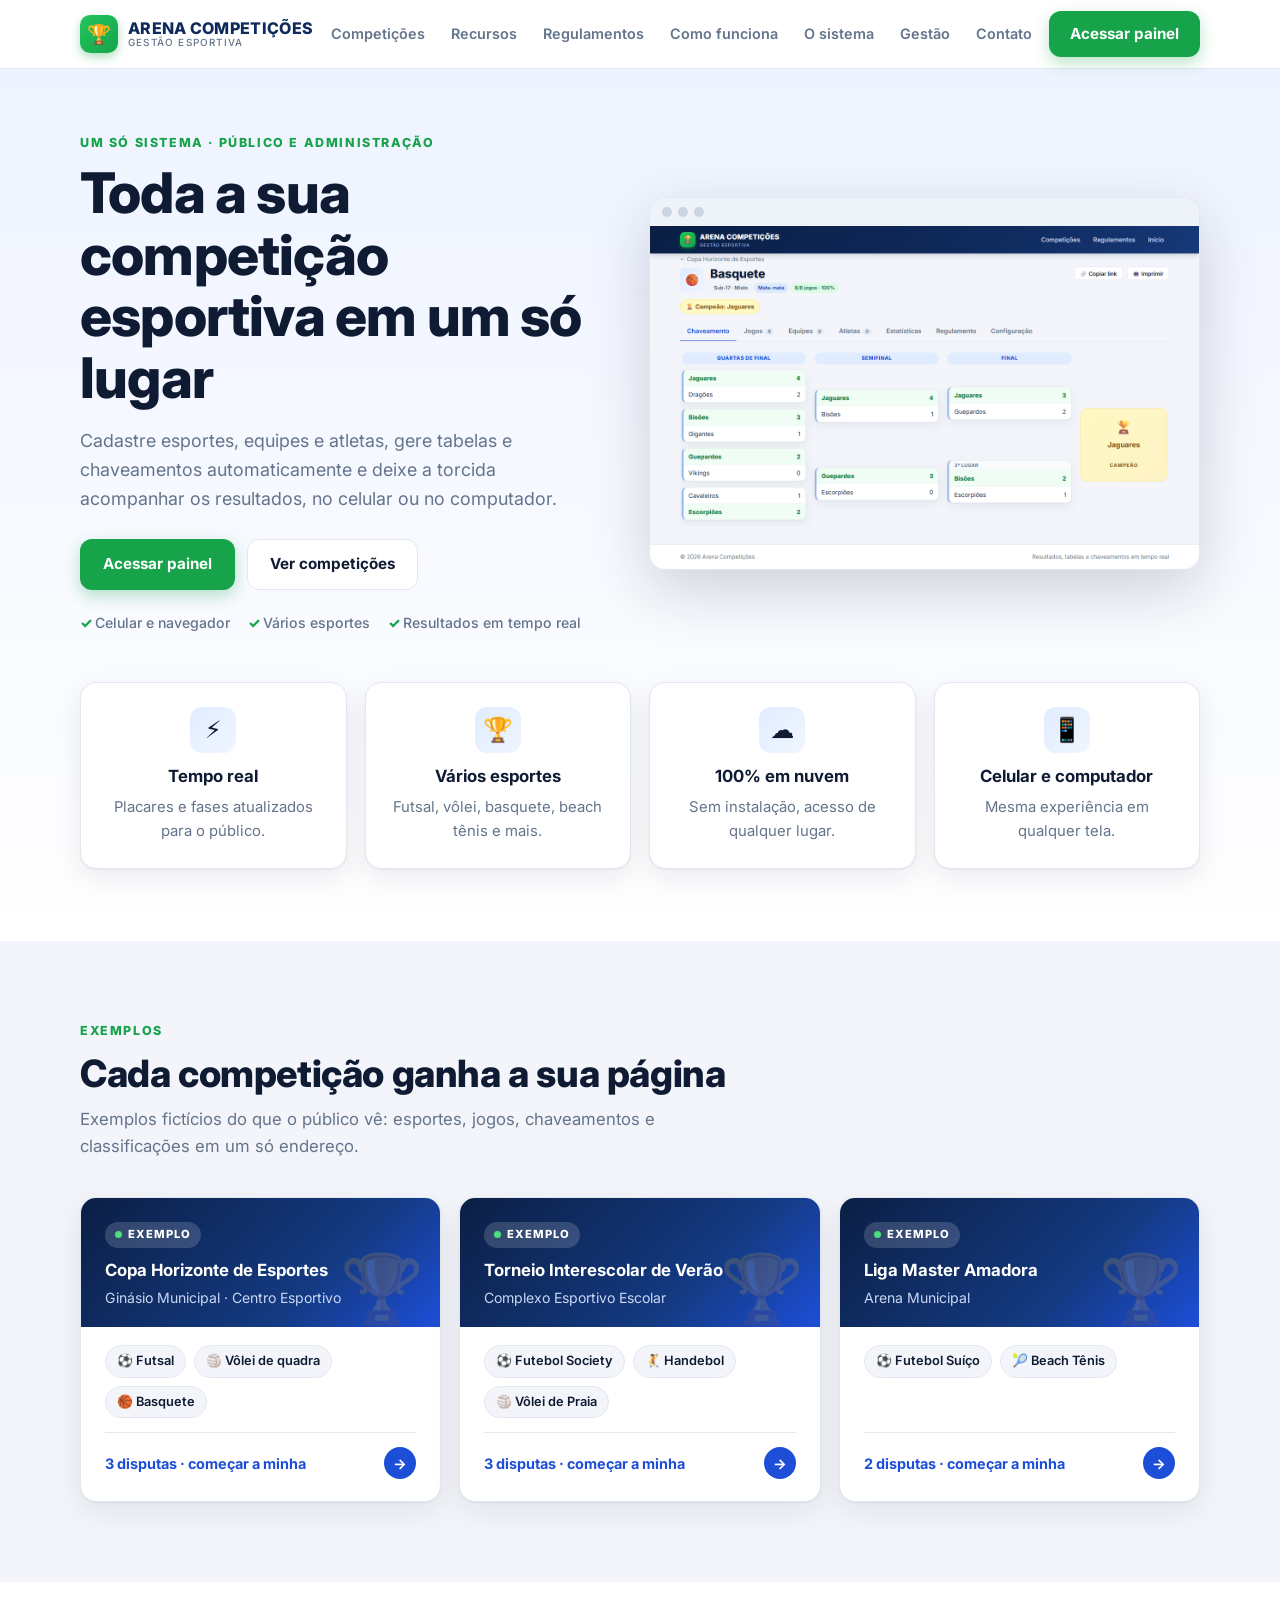
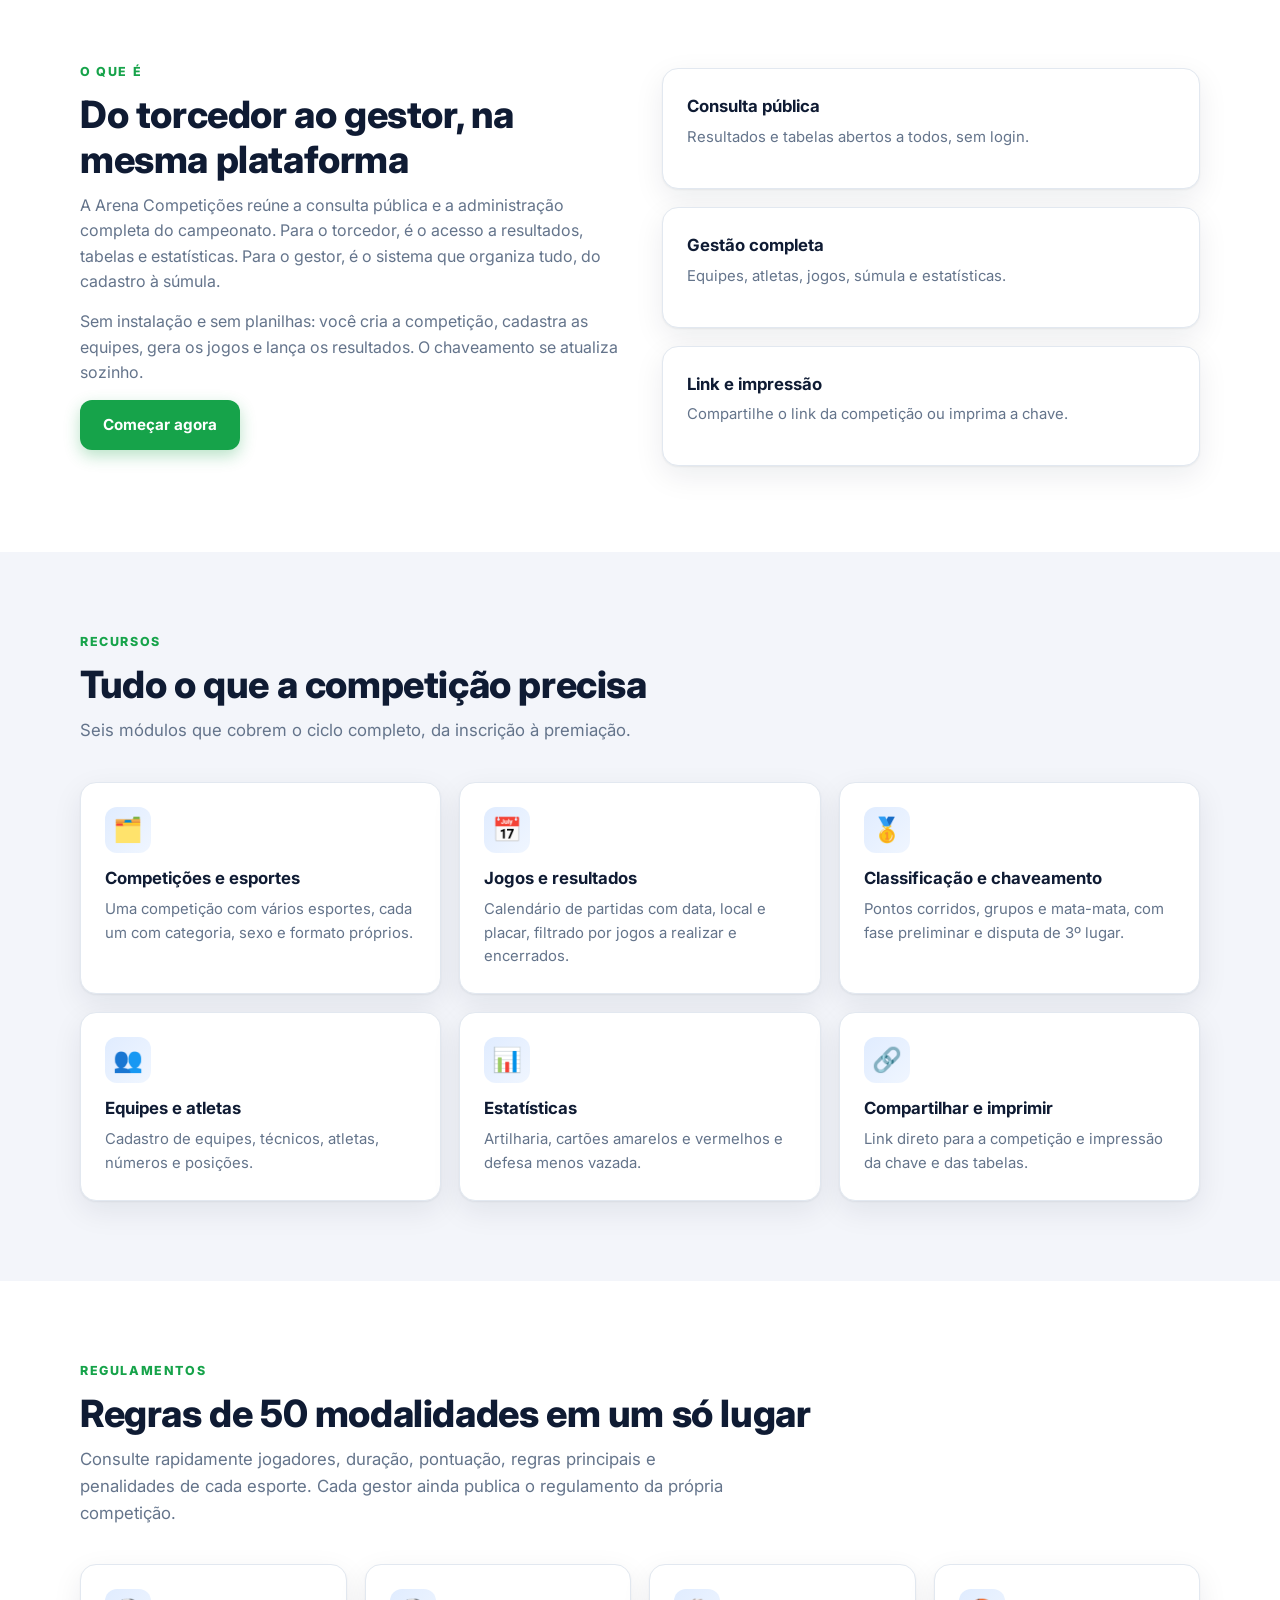
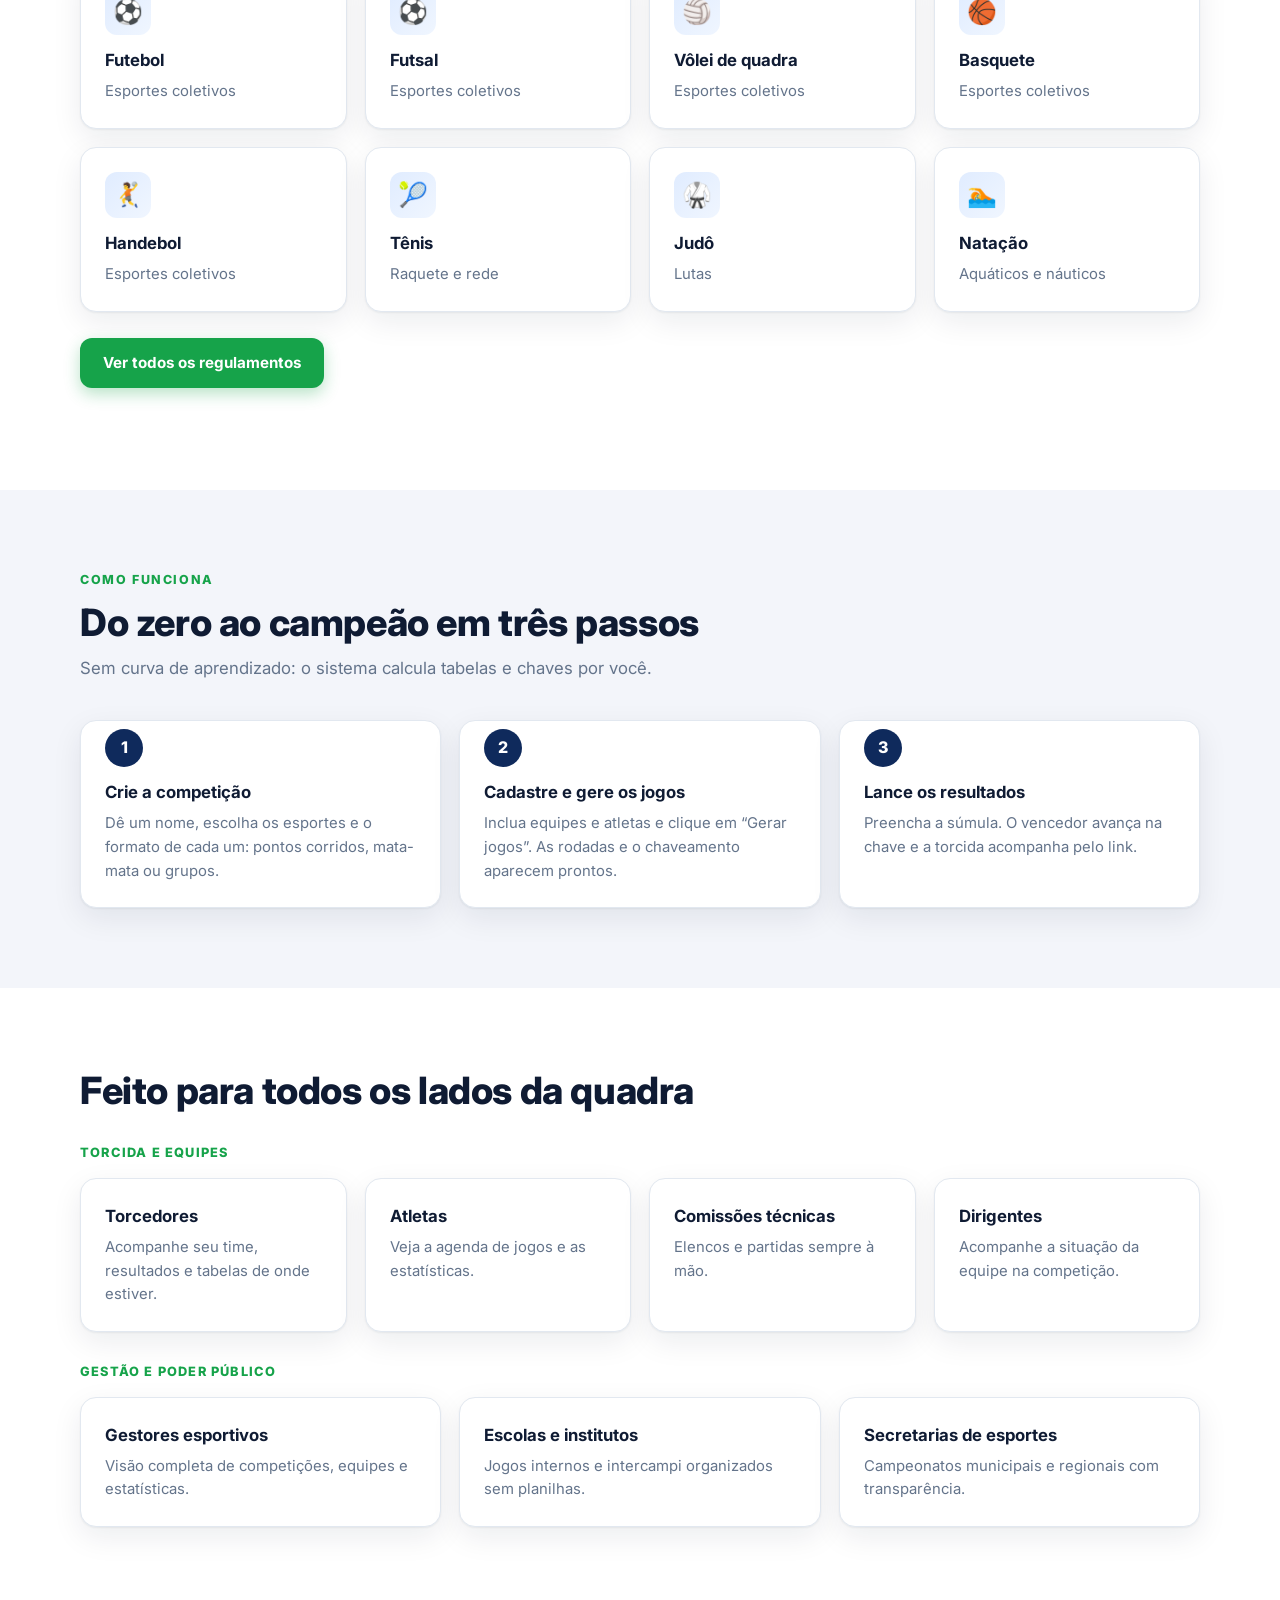
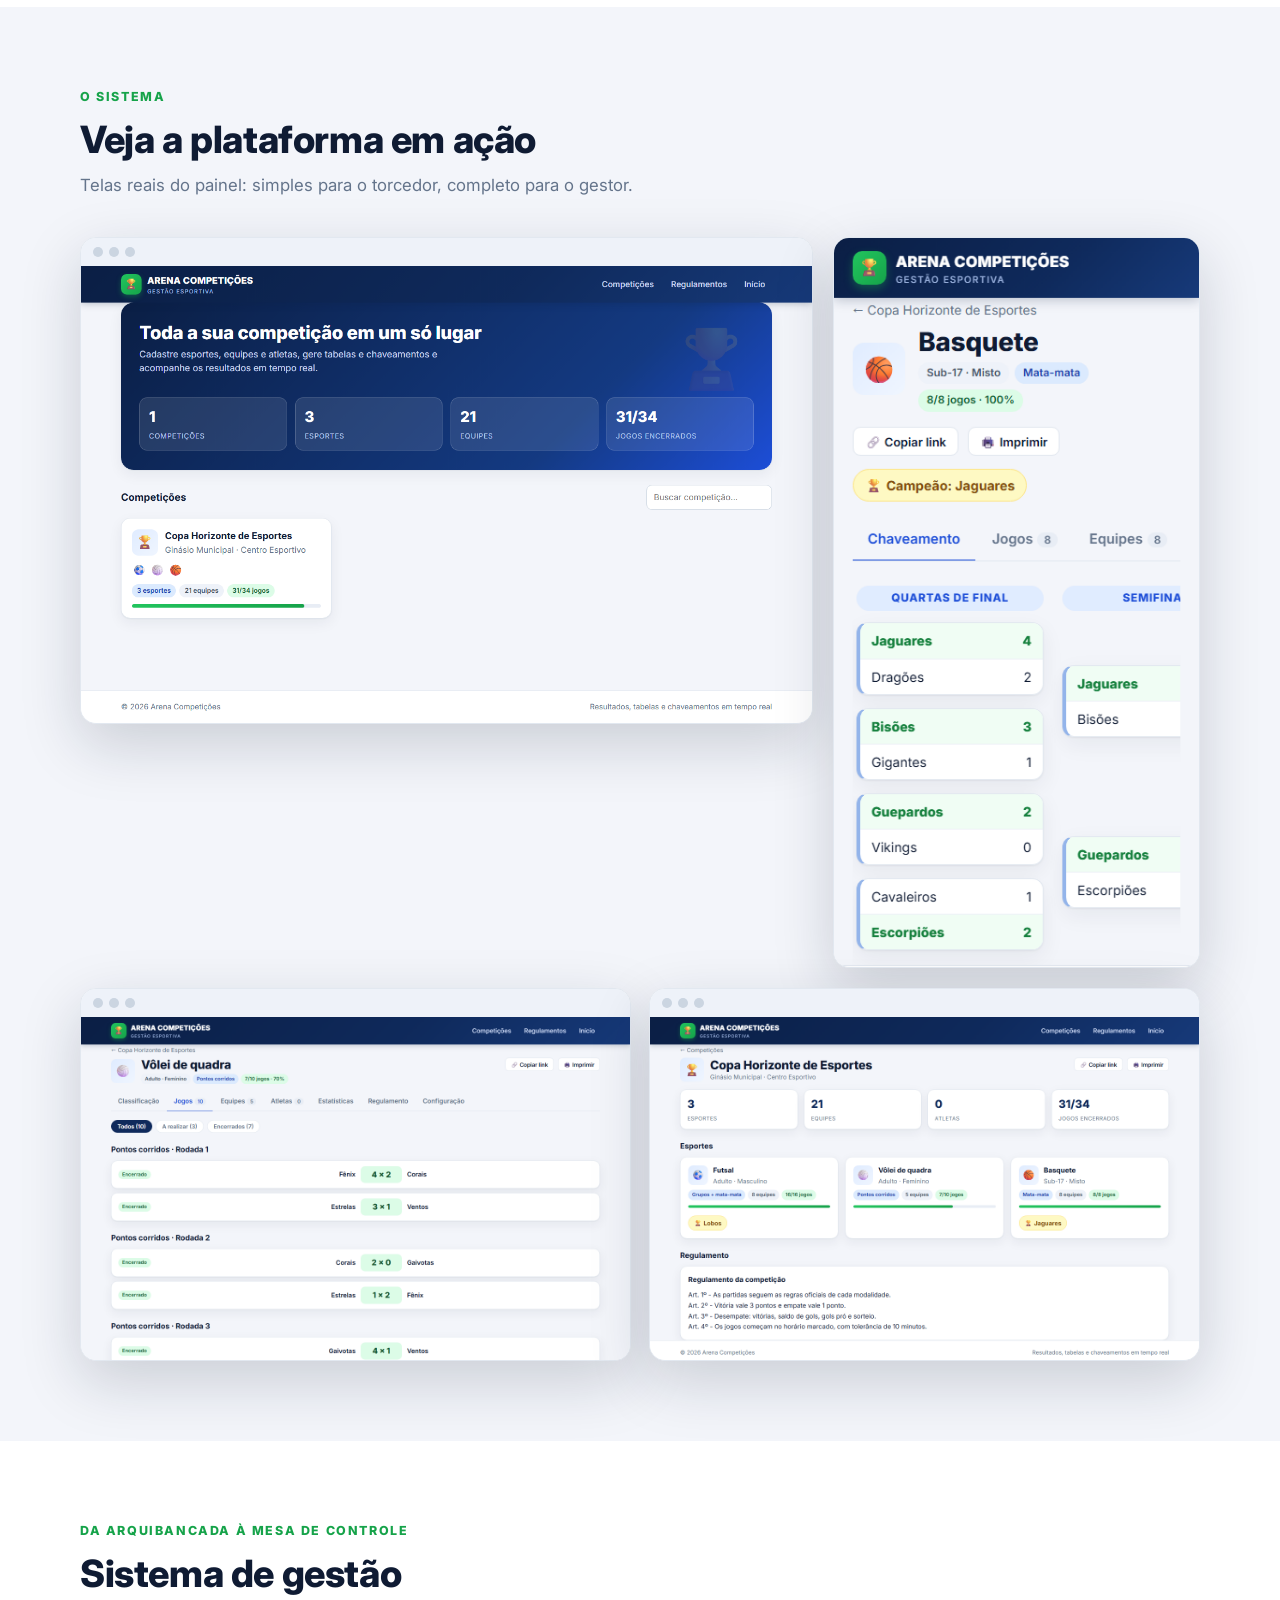
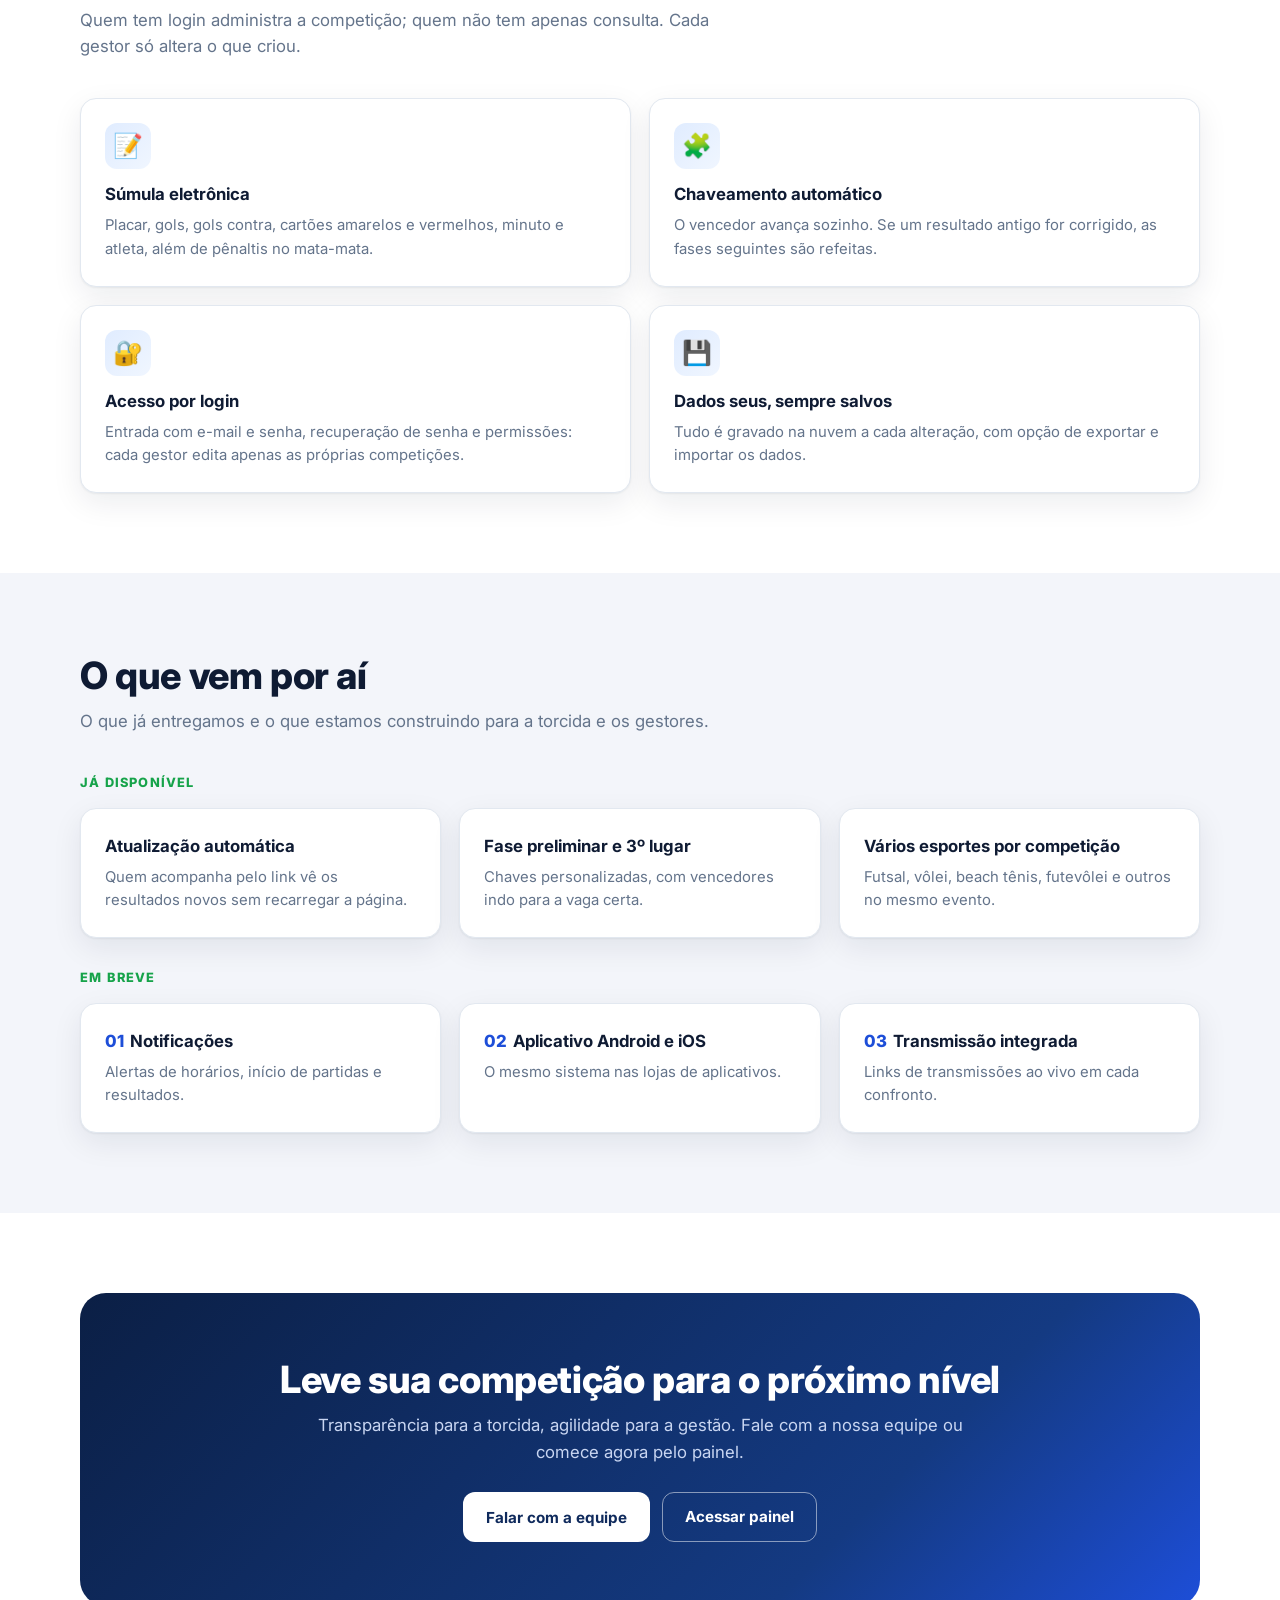
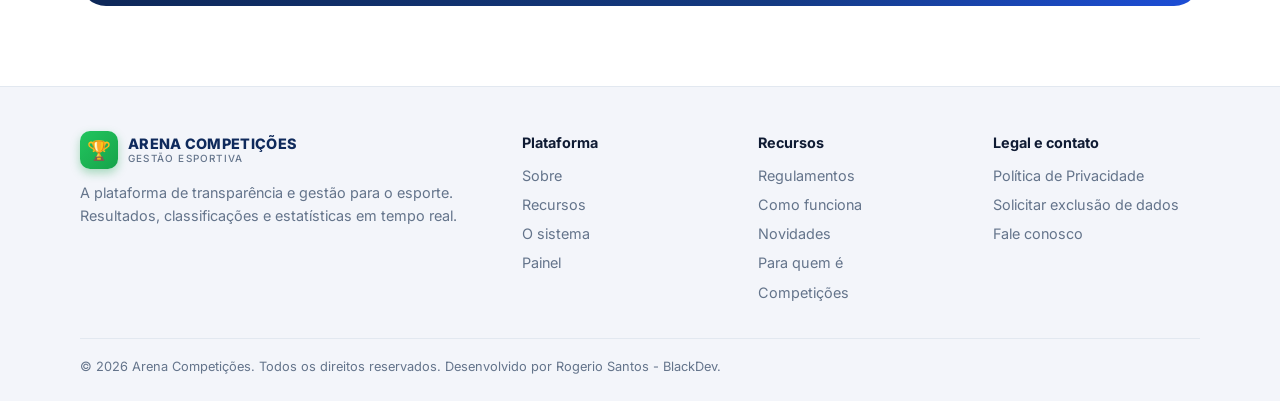
<file: index.html>
<!doctype html>
<html lang="pt-BR">
<head>
<meta charset="utf-8">
<meta name="viewport" content="width=device-width, initial-scale=1">
<title>Arena Competições – Gestão Esportiva</title>
<meta name="description" content="Cadastre esportes, equipes e atletas, gere tabelas e chaveamentos e acompanhe os resultados em tempo real. Para o torcedor e para o gestor.">
<meta name="theme-color" content="#0f2a5c">
<link rel="preconnect" href="https://fonts.googleapis.com">
<link rel="preconnect" href="https://fonts.gstatic.com" crossorigin>
<link rel="stylesheet" href="https://fonts.googleapis.com/css2?family=Inter:wght@400;500;600;700;800&display=swap">
<style>
:root{--bg:#fff;--soft:#f3f5fa;--ink:#0f1b33;--mut:#64748b;--line:#e2e8f0;--brand:#0f2a5c;--blue:#1d4ed8;--pri:#16a34a;--pri2:#15803d;--shadow:0 1px 2px rgba(15,27,51,.06),0 10px 30px rgba(15,27,51,.08)}
*{box-sizing:border-box;margin:0;padding:0}
html{scroll-behavior:smooth;scroll-padding-top:76px}
body{font-family:Inter,system-ui,-apple-system,"Segoe UI",Roboto,sans-serif;background:var(--bg);color:var(--ink);line-height:1.6;-webkit-font-smoothing:antialiased}
a{color:inherit;text-decoration:none}
.wrap{max-width:1160px;margin:0 auto;padding:0 20px}
header{position:sticky;top:0;z-index:10;background:rgba(255,255,255,.92);backdrop-filter:blur(10px);border-bottom:1px solid var(--line)}
header{transition:box-shadow .2s,background .2s}header.rolou{box-shadow:0 6px 24px rgba(15,27,51,.09)}
.nav{display:flex;align-items:center;justify-content:space-between;height:68px;gap:20px}
.nav>nav{flex:1;display:flex;justify-content:center;min-width:0}
.nav>.btn{padding:10px 20px;white-space:nowrap;flex:none}
.logo{display:flex;align-items:center;gap:10px;font-weight:800;letter-spacing:.3px;color:var(--brand);white-space:nowrap;line-height:1.15;flex:none}
.logo i{font-style:normal;width:38px;height:38px;border-radius:10px;background:linear-gradient(135deg,#22c55e,#16a34a);display:grid;place-items:center;font-size:1.2rem;box-shadow:0 4px 10px rgba(22,163,74,.35)}
.logo small{display:block;font-size:.62rem;font-weight:500;color:var(--mut);letter-spacing:1.2px;text-transform:uppercase}
nav ul{display:flex;gap:2px;list-style:none;font-size:.9rem;font-weight:600;color:var(--mut)}
nav a{position:relative;display:block;padding:9px 12px;border-radius:10px;white-space:nowrap;transition:color .15s,background .15s}
nav a:hover{background:var(--soft);color:var(--ink)}
nav a::after{content:"";position:absolute;left:12px;right:12px;bottom:3px;height:2px;border-radius:2px;background:var(--pri);transform:scaleX(0);transition:transform .2s}
nav a.on{color:var(--brand)}nav a.on::after{transform:scaleX(1)}
nav li.so-mob{display:none}
.btn{display:inline-flex;align-items:center;gap:6px;padding:12px 22px;border-radius:12px;font-weight:700;border:1px solid transparent;cursor:pointer;font-size:.95rem;font-family:inherit;transition:.15s}
.btn-p{background:var(--pri);color:#fff;box-shadow:0 6px 16px rgba(22,163,74,.3)}.btn-p:hover{background:var(--pri2);transform:translateY(-1px)}
.btn-o{border-color:var(--line);background:#fff;color:var(--ink)}.btn-o:hover{border-color:var(--blue);color:var(--blue)}
.btn-w{background:#fff;color:var(--brand)}.btn-w:hover{transform:translateY(-1px)}
.menu-btn{display:none;background:var(--soft);border:1px solid var(--line);border-radius:10px;width:42px;height:42px;font-size:1.3rem;color:var(--ink);cursor:pointer}
/* cartão de competição */
.card.comp{padding:0;overflow:hidden;display:flex;flex-direction:column}
.comp .topo{position:relative;padding:22px 24px 18px;color:#fff;background:linear-gradient(135deg,#0b1f45,#143a82 65%,#1d4ed8)}
.comp .topo::after{content:"🏆";position:absolute;right:16px;bottom:-14px;font-size:4.2rem;opacity:.16}
.comp .live-tag{display:inline-flex;align-items:center;gap:6px;font-size:.7rem;font-weight:800;letter-spacing:1px;text-transform:uppercase;background:rgba(255,255,255,.16);border-radius:99px;padding:4px 10px;margin-bottom:12px}
.comp .live-tag i{width:7px;height:7px;border-radius:50%;background:#4ade80;box-shadow:0 0 0 0 rgba(74,222,128,.7);animation:pulso 1.8s infinite}
@keyframes pulso{70%{box-shadow:0 0 0 8px rgba(74,222,128,0)}100%{box-shadow:0 0 0 0 rgba(74,222,128,0)}}
.comp h3{font-size:1.2rem;line-height:1.25;margin:0 0 4px;color:#fff}
.comp .topo p{color:#c9d6f2;font-size:.88rem}
.comp .corpo{padding:18px 24px 22px;display:flex;flex-direction:column;gap:14px;flex:1}
.comp .esps{display:flex;flex-wrap:wrap;gap:8px}
.comp .esp{display:inline-flex;align-items:center;gap:6px;font-size:.8rem;font-weight:600;color:var(--ink);background:var(--soft);border:1px solid var(--line);border-radius:99px;padding:5px 11px}
.comp .ver{margin-top:auto;display:flex;align-items:center;justify-content:space-between;font-weight:700;font-size:.9rem;color:var(--blue);border-top:1px solid var(--line);padding-top:14px}
.comp .ver b{display:grid;place-items:center;width:32px;height:32px;border-radius:50%;background:var(--blue);color:#fff;transition:transform .18s}
a.comp:hover .ver b{transform:translateX(4px)}
@media(prefers-reduced-motion:reduce){.comp .live-tag i{animation:none}html{scroll-behavior:auto}}
section{padding:80px 0}
.alt{background:var(--soft)}
.eyebrow{color:var(--pri);font-size:.78rem;font-weight:800;letter-spacing:1.6px;text-transform:uppercase;margin-bottom:10px}
h1{font-size:clamp(2.1rem,5vw,3.5rem);line-height:1.1;letter-spacing:-.8px;font-weight:800;margin-bottom:18px}
h2{font-size:clamp(1.65rem,3.4vw,2.35rem);line-height:1.2;letter-spacing:-.4px;font-weight:800;margin-bottom:10px}
.sub{color:var(--mut);max-width:660px;margin-bottom:38px;font-size:1.05rem}
.hero{background:linear-gradient(180deg,#eef3ff,#fff);padding:64px 0 72px}
.hero-g{display:grid;grid-template-columns:1fr 1.05fr;gap:44px;align-items:center}
.app-box{display:flex;align-items:center;gap:14px;margin-top:22px;padding:14px 16px;border:1px solid var(--line);border-radius:14px;background:#fff;box-shadow:0 6px 18px rgba(15,27,51,.07);max-width:540px}
.app-box+.tags{margin-top:20px}
.app-box .app-ico{font-size:1.8rem}.app-box b{display:block;margin-bottom:2px}.app-box p{margin:0;color:var(--mut);font-size:.88rem;line-height:1.4}
@media(max-width:560px){.app-box{flex-direction:column;align-items:flex-start}.app-box .btn{width:100%;justify-content:center}}
.hero p.lead{color:var(--mut);font-size:1.12rem;margin-bottom:26px;max-width:540px}
.actions{display:flex;gap:12px;flex-wrap:wrap;margin-bottom:22px}
.tags{display:flex;gap:18px;flex-wrap:wrap;color:var(--mut);font-size:.88rem;font-weight:500}
.tags span::before{content:"✓ ";color:var(--pri);font-weight:800}
.frame{border-radius:16px;overflow:hidden;background:#fff;border:1px solid var(--line);box-shadow:0 20px 60px rgba(15,27,51,.18)}
.frame .dots{background:#eef2f9;padding:9px 12px;display:flex;gap:6px}
.frame .dots b{width:10px;height:10px;border-radius:50%;background:#cbd5e1}
.frame img{display:block;width:100%;height:auto}
.grid{display:grid;gap:18px}
.g4{grid-template-columns:repeat(4,1fr)}.g3{grid-template-columns:repeat(3,1fr)}.g2{grid-template-columns:repeat(2,1fr)}
.card{background:#fff;border:1px solid var(--line);border-radius:16px;padding:24px;box-shadow:var(--shadow)}
.card h3{font-size:1.05rem;margin-bottom:6px}.card p{color:var(--mut);font-size:.93rem}
.ico{width:46px;height:46px;border-radius:12px;background:linear-gradient(135deg,#e0ecff,#f0f6ff);display:grid;place-items:center;font-size:1.5rem;margin-bottom:12px}
.kpis{margin-top:48px}
.kpis .card{text-align:center}.kpis .ico{margin:0 auto 10px}
a.live{display:block;transition:.18s}a.live:hover{transform:translateY(-4px);box-shadow:0 18px 40px rgba(15,27,51,.14);border-color:#b9c8e6}
.chips{display:flex;gap:6px;flex-wrap:wrap;margin-top:12px}
.tag{font-size:.74rem;padding:3px 10px;border-radius:99px;background:#eef2f9;color:#475569;font-weight:600}
.steps{counter-reset:s}
.step{position:relative;padding-top:8px}
.step::before{counter-increment:s;content:counter(s);display:grid;place-items:center;width:38px;height:38px;border-radius:50%;background:var(--brand);color:#fff;font-weight:800;margin-bottom:12px}
.two{display:grid;grid-template-columns:1fr 1fr;gap:44px;align-items:center}
.two p{color:var(--mut);margin-bottom:14px}
.group{margin:30px 0 14px;font-size:.8rem;color:var(--pri);font-weight:800;letter-spacing:1.2px;text-transform:uppercase}
.gal{display:grid;grid-template-columns:2fr 1fr;gap:20px;align-items:start}
.gal .col{display:grid;gap:20px}
.cta-box{background:linear-gradient(135deg,#0b1f45,#143a82 70%,#1d4ed8);color:#fff;border-radius:26px;text-align:center;padding:64px 24px}
.cta-box .sub{color:#c9d6f2;margin:0 auto 26px}
.num{color:var(--blue);font-weight:800;margin-right:6px}
footer{border-top:1px solid var(--line);padding:44px 0 24px;font-size:.9rem;color:var(--mut);background:var(--soft)}
.fgrid{display:grid;grid-template-columns:2fr 1fr 1fr 1fr;gap:28px;margin-bottom:28px}
footer h4{color:var(--ink);margin-bottom:10px;font-size:.9rem}footer li{list-style:none;margin-bottom:6px}footer a:hover{color:var(--blue)}
.copy{border-top:1px solid var(--line);padding-top:18px;font-size:.8rem}
dialog{margin:auto;background:#fff;color:var(--ink);border:0;border-radius:20px;padding:28px;width:min(540px,94vw);max-height:92vh;overflow:auto;box-shadow:0 30px 80px rgba(11,31,69,.35)}
dialog::backdrop{background:rgba(11,31,69,.55);backdrop-filter:blur(3px)}
form{display:grid;gap:12px;margin-top:14px}
label{font-size:.8rem;color:var(--mut);display:grid;gap:5px;font-weight:600}
input,select,textarea{background:#fff;border:1px solid #cbd5e1;color:var(--ink);border-radius:10px;padding:10px 12px;font:inherit}
input:focus,select:focus,textarea:focus{outline:none;border-color:var(--blue);box-shadow:0 0 0 3px rgba(29,78,216,.15)}
.close{float:right;background:none;border:0;color:var(--mut);font-size:1.6rem;cursor:pointer}
.msg{font-size:.9rem;border-radius:10px;padding:10px 12px}
.msg.ok{background:#f0fdf4;color:#14532d;border:1px solid #bbf7d0}.msg.err{background:#fef2f2;color:#7f1d1d;border:1px solid #fecaca}
@media(max-width:1060px){
 .nav>nav{flex:none;margin-left:auto}
 .menu-btn{display:block}
 nav ul{display:none;position:absolute;top:68px;left:0;right:0;background:#fff;flex-direction:column;gap:2px;padding:12px 20px 18px;border-bottom:1px solid var(--line);box-shadow:0 18px 30px rgba(15,27,51,.12)}
 nav ul.open{display:flex}
 nav a{padding:13px 12px;font-size:1rem}nav a::after{display:none}nav a.on{background:var(--soft)}
 nav li.so-mob{display:block;margin-top:8px}nav li.so-mob a{background:var(--pri);color:#fff;text-align:center;font-weight:700}
 .nav>.btn{display:none}
}
@media(max-width:900px){
 .hero-g,.two,.gal{grid-template-columns:1fr}.g4{grid-template-columns:repeat(2,1fr)}.g3{grid-template-columns:1fr 1fr}.fgrid{grid-template-columns:1fr 1fr}
 section{padding:56px 0}
}
@media(max-width:560px){.g4,.g3,.g2,.fgrid{grid-template-columns:1fr}}
</style>
<link rel="manifest" href="manifest.webmanifest">
<link rel="apple-touch-icon" href="img/icon-192.png">
</head>
<body id="topo">
<header>
 <div class="wrap nav">
  <a class="logo" href="#topo"><i>🏆</i><span>ARENA COMPETIÇÕES<small>Gestão Esportiva</small></span></a>
  <nav>
   <button class="menu-btn" id="menuBtn" aria-label="Abrir menu" aria-expanded="false" aria-controls="menu">☰</button>
   <ul id="menu">
    <li><a href="app.html">Competições</a></li><li><a href="#recursos">Recursos</a></li><li><a href="regulamentos.html">Regulamentos</a></li><li><a href="#como">Como funciona</a></li>
    <li><a href="#galeria">O sistema</a></li><li><a href="#gestao">Gestão</a></li><li><a href="#contato">Contato</a></li>
    <li class="so-mob"><a href="app.html">Acessar painel</a></li>
   </ul>
  </nav>
  <a class="btn btn-p" href="app.html">Acessar painel</a>
 </div>
</header>

<section class="hero">
 <div class="wrap hero-g">
  <div>
   <div class="eyebrow">Um só sistema · público e administração</div>
   <h1>Toda a sua competição esportiva em um só lugar</h1>
   <p class="lead">Cadastre esportes, equipes e atletas, gere tabelas e chaveamentos automaticamente e deixe a torcida acompanhar os resultados, no celular ou no computador.</p>
   <div class="actions"><a class="btn btn-p" href="app.html">Acessar painel</a><a class="btn btn-o" href="app.html">Ver competições</a></div>
   <div class="app-box" data-instalar style="display:none"><span class="app-ico">📲</span><div><b>Use como aplicativo</b><p>Instale a Arena no celular ou no computador: abre em tela cheia, com ícone próprio, e você acompanha os resultados com um toque.</p></div><button class="btn btn-p" data-instalar-acao>Instalar app</button></div>
   <div class="tags"><span>Celular e navegador</span><span>Vários esportes</span><span>Resultados em tempo real</span></div>
  </div>
  <div class="frame"><div class="dots"><b></b><b></b><b></b></div><img src="img/print-chave.png" alt="Chaveamento de uma competição no painel" width="1280" height="800"></div>
 </div>
 <div class="wrap grid g4 kpis">
  <div class="card"><div class="ico">⚡</div><h3>Tempo real</h3><p>Placares e fases atualizados para o público.</p></div>
  <div class="card"><div class="ico">🏆</div><h3>Vários esportes</h3><p>Futsal, vôlei, basquete, beach tênis e mais.</p></div>
  <div class="card"><div class="ico">☁️</div><h3>100% em nuvem</h3><p>Sem instalação, acesso de qualquer lugar.</p></div>
  <div class="card"><div class="ico">📱</div><h3>Celular e computador</h3><p>Mesma experiência em qualquer tela.</p></div>
 </div>
</section>

<section class="alt" id="ao-vivo">
 <div class="wrap">
  <div class="eyebrow">Exemplos</div>
  <h2>Cada competição ganha a sua página</h2>
  <p class="sub">Exemplos fictícios do que o público vê: esportes, jogos, chaveamentos e classificações em um só endereço.</p>
  <div class="grid g3" id="listaVivo"><div class="card"><p>Carregando competições…</p></div></div>
 </div>
</section>

<section id="sobre">
 <div class="wrap two">
  <div>
   <div class="eyebrow">O que é</div>
   <h2>Do torcedor ao gestor, na mesma plataforma</h2>
   <p>A Arena Competições reúne a consulta pública e a administração completa do campeonato. Para o torcedor, é o acesso a resultados, tabelas e estatísticas. Para o gestor, é o sistema que organiza tudo, do cadastro à súmula.</p>
   <p>Sem instalação e sem planilhas: você cria a competição, cadastra as equipes, gera os jogos e lança os resultados. O chaveamento se atualiza sozinho.</p>
   <div class="actions"><a class="btn btn-p" href="app.html">Começar agora</a></div>
  </div>
  <div class="grid">
   <div class="card"><h3>Consulta pública</h3><p>Resultados e tabelas abertos a todos, sem login.</p></div>
   <div class="card"><h3>Gestão completa</h3><p>Equipes, atletas, jogos, súmula e estatísticas.</p></div>
   <div class="card"><h3>Link e impressão</h3><p>Compartilhe o link da competição ou imprima a chave.</p></div>
  </div>
 </div>
</section>

<section class="alt" id="recursos">
 <div class="wrap">
  <div class="eyebrow">Recursos</div>
  <h2>Tudo o que a competição precisa</h2>
  <p class="sub">Seis módulos que cobrem o ciclo completo, da inscrição à premiação.</p>
  <div class="grid g3">
   <div class="card"><div class="ico">🗂️</div><h3>Competições e esportes</h3><p>Uma competição com vários esportes, cada um com categoria, sexo e formato próprios.</p></div>
   <div class="card"><div class="ico">📅</div><h3>Jogos e resultados</h3><p>Calendário de partidas com data, local e placar, filtrado por jogos a realizar e encerrados.</p></div>
   <div class="card"><div class="ico">🥇</div><h3>Classificação e chaveamento</h3><p>Pontos corridos, grupos e mata-mata, com fase preliminar e disputa de 3º lugar.</p></div>
   <div class="card"><div class="ico">👥</div><h3>Equipes e atletas</h3><p>Cadastro de equipes, técnicos, atletas, números e posições.</p></div>
   <div class="card"><div class="ico">📊</div><h3>Estatísticas</h3><p>Artilharia, cartões amarelos e vermelhos e defesa menos vazada.</p></div>
   <div class="card"><div class="ico">🔗</div><h3>Compartilhar e imprimir</h3><p>Link direto para a competição e impressão da chave e das tabelas.</p></div>
  </div>
 </div>
</section>

<section id="regulamentos">
 <div class="wrap">
  <div class="eyebrow">Regulamentos</div>
  <h2>Regras de <span id="qtdRegras">50</span> modalidades em um só lugar</h2>
  <p class="sub">Consulte rapidamente jogadores, duração, pontuação, regras principais e penalidades de cada esporte. Cada gestor ainda publica o regulamento da própria competição.</p>
  <div class="grid g4" id="vitrineRegras"></div>
  <div class="actions" style="margin-top:26px"><a class="btn btn-p" href="regulamentos.html">Ver todos os regulamentos</a></div>
 </div>
</section>

<section class="alt" id="como">
 <div class="wrap">
  <div class="eyebrow">Como funciona</div>
  <h2>Do zero ao campeão em três passos</h2>
  <p class="sub">Sem curva de aprendizado: o sistema calcula tabelas e chaves por você.</p>
  <div class="grid g3 steps">
   <div class="card step"><h3>Crie a competição</h3><p>Dê um nome, escolha os esportes e o formato de cada um: pontos corridos, mata-mata ou grupos.</p></div>
   <div class="card step"><h3>Cadastre e gere os jogos</h3><p>Inclua equipes e atletas e clique em “Gerar jogos”. As rodadas e o chaveamento aparecem prontos.</p></div>
   <div class="card step"><h3>Lance os resultados</h3><p>Preencha a súmula. O vencedor avança na chave e a torcida acompanha pelo link.</p></div>
  </div>
 </div>
</section>

<section id="publico">
 <div class="wrap">
  <h2>Feito para todos os lados da quadra</h2>
  <div class="group">Torcida e equipes</div>
  <div class="grid g4">
   <div class="card"><h3>Torcedores</h3><p>Acompanhe seu time, resultados e tabelas de onde estiver.</p></div>
   <div class="card"><h3>Atletas</h3><p>Veja a agenda de jogos e as estatísticas.</p></div>
   <div class="card"><h3>Comissões técnicas</h3><p>Elencos e partidas sempre à mão.</p></div>
   <div class="card"><h3>Dirigentes</h3><p>Acompanhe a situação da equipe na competição.</p></div>
  </div>
  <div class="group">Gestão e poder público</div>
  <div class="grid g3">
   <div class="card"><h3>Gestores esportivos</h3><p>Visão completa de competições, equipes e estatísticas.</p></div>
   <div class="card"><h3>Escolas e institutos</h3><p>Jogos internos e intercampi organizados sem planilhas.</p></div>
   <div class="card"><h3>Secretarias de esportes</h3><p>Campeonatos municipais e regionais com transparência.</p></div>
  </div>
 </div>
</section>

<section class="alt" id="galeria">
 <div class="wrap">
  <div class="eyebrow">O sistema</div>
  <h2>Veja a plataforma em ação</h2>
  <p class="sub">Telas reais do painel: simples para o torcedor, completo para o gestor.</p>
  <div class="gal">
   <div class="frame"><div class="dots"><b></b><b></b><b></b></div><img src="img/print-home.png" alt="Tela inicial do painel" loading="lazy" width="1280" height="800"></div>
   <div class="col">
    <div class="frame"><img src="img/print-mobile.png" alt="Chaveamento no celular" loading="lazy" width="390" height="780"></div>
   </div>
  </div>
  <div class="grid g2" style="margin-top:20px">
   <div class="frame"><div class="dots"><b></b><b></b><b></b></div><img src="img/print-jogos.png" alt="Lista de jogos com filtros" loading="lazy" width="1280" height="800"></div>
   <div class="frame"><div class="dots"><b></b><b></b><b></b></div><img src="img/print-competicao.png" alt="Esportes de uma competição" loading="lazy" width="1280" height="800"></div>
  </div>
 </div>
</section>

<section id="gestao">
 <div class="wrap">
  <div class="eyebrow">Da arquibancada à mesa de controle</div>
  <h2>Sistema de gestão</h2>
  <p class="sub">Quem tem login administra a competição; quem não tem apenas consulta. Cada gestor só altera o que criou.</p>
  <div class="grid g2">
   <div class="card"><div class="ico">📝</div><h3>Súmula eletrônica</h3><p>Placar, gols, gols contra, cartões amarelos e vermelhos, minuto e atleta, além de pênaltis no mata-mata.</p></div>
   <div class="card"><div class="ico">🧩</div><h3>Chaveamento automático</h3><p>O vencedor avança sozinho. Se um resultado antigo for corrigido, as fases seguintes são refeitas.</p></div>
   <div class="card"><div class="ico">🔐</div><h3>Acesso por login</h3><p>Entrada com e-mail e senha, recuperação de senha e permissões: cada gestor edita apenas as próprias competições.</p></div>
   <div class="card"><div class="ico">💾</div><h3>Dados seus, sempre salvos</h3><p>Tudo é gravado na nuvem a cada alteração, com opção de exportar e importar os dados.</p></div>
  </div>
 </div>
</section>

<section class="alt" id="roadmap">
 <div class="wrap">
  <h2>O que vem por aí</h2>
  <p class="sub">O que já entregamos e o que estamos construindo para a torcida e os gestores.</p>
  <div class="group">Já disponível</div>
  <div class="grid g3">
   <div class="card"><h3>Atualização automática</h3><p>Quem acompanha pelo link vê os resultados novos sem recarregar a página.</p></div>
   <div class="card"><h3>Fase preliminar e 3º lugar</h3><p>Chaves personalizadas, com vencedores indo para a vaga certa.</p></div>
   <div class="card"><h3>Vários esportes por competição</h3><p>Futsal, vôlei, beach tênis, futevôlei e outros no mesmo evento.</p></div>
  </div>
  <div class="group">Em breve</div>
  <div class="grid g3">
   <div class="card"><h3><span class="num">01</span>Notificações</h3><p>Alertas de horários, início de partidas e resultados.</p></div>
   <div class="card"><h3><span class="num">02</span>Aplicativo Android e iOS</h3><p>O mesmo sistema nas lojas de aplicativos.</p></div>
   <div class="card"><h3><span class="num">03</span>Transmissão integrada</h3><p>Links de transmissões ao vivo em cada confronto.</p></div>
  </div>
 </div>
</section>

<section id="contato">
 <div class="wrap">
  <div class="cta-box">
   <h2>Leve sua competição para o próximo nível</h2>
   <p class="sub">Transparência para a torcida, agilidade para a gestão. Fale com a nossa equipe ou comece agora pelo painel.</p>
   <div class="actions" style="justify-content:center;margin:0"><button class="btn btn-w" data-contato>Falar com a equipe</button><a class="btn btn-o" style="background:transparent;color:#fff;border-color:rgba(255,255,255,.5)" href="app.html">Acessar painel</a></div>
  </div>
 </div>
</section>

<footer>
 <div class="wrap">
  <div class="fgrid">
   <div><div class="logo"><i>🏆</i><span>ARENA COMPETIÇÕES<small>Gestão Esportiva</small></span></div><p style="margin-top:12px">A plataforma de transparência e gestão para o esporte. Resultados, classificações e estatísticas em tempo real.</p></div>
   <div><h4>Plataforma</h4><ul><li><a href="#sobre">Sobre</a></li><li><a href="#recursos">Recursos</a></li><li><a href="#galeria">O sistema</a></li><li><a href="app.html">Painel</a></li></ul></div>
   <div><h4>Recursos</h4><ul><li><a href="regulamentos.html">Regulamentos</a></li><li><a href="#como">Como funciona</a></li><li><a href="#roadmap">Novidades</a></li><li><a href="#publico">Para quem é</a></li><li><a href="#ao-vivo">Competições</a></li></ul></div>
   <div><h4>Legal e contato</h4><ul><li><a href="privacidade.html">Política de Privacidade</a></li><li><a href="#contato" data-contato>Solicitar exclusão de dados</a></li><li><a href="#contato" data-contato>Fale conosco</a></li></ul></div>
  </div>
  <div class="copy">© <span id="ano">2026</span> Arena Competições. Todos os direitos reservados. Desenvolvido por Rogerio Santos - BlackDev.</div>
 </div>
</footer>

<dialog id="dlg">
 <button class="close" aria-label="Fechar" onclick="dlg.close()">×</button>
 <h3>Falar com a equipe</h3>
 <p style="color:var(--mut);font-size:.9rem">Conte seu interesse. Retornaremos pelo e-mail ou WhatsApp informado.</p>
 <form id="frm">
  <label>Nome *<input name="nome" required maxlength="120"></label>
  <label>E-mail *<input name="email" type="email" required maxlength="160"></label>
  <label>WhatsApp *<input name="whats" required maxlength="30" inputmode="tel"></label>
  <label>Tipo de gestor *<select name="tipo" required><option value="">Selecione</option><option>Particular</option><option>Público</option></select></label>
  <label>Cidade *<input name="cidade" required maxlength="80"></label>
  <label>Estado (UF) *<select name="uf" required><option value="">UF</option></select></label>
  <label>Modalidades *<input name="mod" required maxlength="160"></label>
  <label>Período de utilização *<input name="per" required maxlength="80"></label>
  <label>Seu interesse *<textarea name="msg" rows="3" required maxlength="1000"></textarea></label>
  <div id="frmMsg" class="msg" hidden></div>
  <button class="btn btn-p" type="submit" id="frmBtn">Enviar contato</button>
 </form>
</dialog>

<script src="regras.js"></script>
<script>
var SUPA ="https://ehkatujpkryswbslnjcx.supabase.co";
var CHAVE = "sb_publishable_6BRG9Jj5IyoRcIMCDxdbLw_FA9hA46R"; // chave publicável (pode ficar no navegador)
function esc(s) { return String(s == null ? "" : s).replace(/[&<>"']/g, function (c) { return { "&": "&amp;", "<": "&lt;", ">": "&gt;", '"': "&quot;", "'": "&#39;" }[c]; }); }
function icone(m) {
  m = (m || "").toLowerCase();
  if (/vôlei|volei|futev/.test(m)) return "🏐"; if (/tênis|tenis/.test(m)) return "🎾"; if (/basq/.test(m)) return "🏀";
  if (/handeb/.test(m)) return "🤾"; if (/fut|soci|suíç|suic/.test(m)) return "⚽"; return "🏅";
}
document.getElementById("ano").textContent = new Date().getFullYear();

/* menu: abre/fecha no celular, sombra ao rolar e destaque da seção atual */
(function () {
  var cab = document.querySelector("header"), menu = document.getElementById("menu"), bt = document.getElementById("menuBtn");
  function abrir(v) { menu.classList.toggle("open", v); bt.setAttribute("aria-expanded", v); bt.textContent = v ? "✕" : "☰"; }
  bt.addEventListener("click", function () { abrir(!menu.classList.contains("open")); });
  menu.addEventListener("click", function (e) { if (e.target.closest("a")) abrir(false); });
  document.addEventListener("keydown", function (e) { if (e.key === "Escape") abrir(false); });
  var links = [].slice.call(menu.querySelectorAll('a[href^="#"]')), alvos = links.map(function (a) { return document.querySelector(a.getAttribute("href")); });
  function atualizar() {
    cab.classList.toggle("rolou", window.scrollY > 8);
    var y = window.scrollY + 120, atual = -1;
    alvos.forEach(function (s, i) { if (s && s.offsetTop <= y) atual = i; });
    links.forEach(function (a, i) { a.classList.toggle("on", i === atual); });
  }
  window.addEventListener("scroll", atualizar, { passive: true }); window.addEventListener("load", atualizar); atualizar();
})();

/* vitrine de regulamentos (catálogo local) */
document.getElementById("qtdRegras").textContent = REGRAS.length;
document.getElementById("vitrineRegras").innerHTML = ["futebol", "futsal", "volei", "basquete", "handebol", "tenis", "judo", "natacao"].map(function (id) {
  var r = REGRAS.filter(function (x) { return x.id === id; })[0];
  return r ? '<a class="card live" href="regulamentos.html#' + r.id + '"><div class="ico">' + r.ico + "</div><h3>" + esc(r.nome) + "</h3><p>" + esc(r.cat) + "</p></a>" : "";
}).join("");

/* exemplo fictício de competição (a propaganda não usa dados reais) */
(function () {
  var ex = [
    { nome: "Copa Horizonte de Esportes", local: "Ginásio Municipal · Centro Esportivo", esp: ["Futsal", "Vôlei de quadra", "Basquete"], n: 3 },
    { nome: "Torneio Interescolar de Verão", local: "Complexo Esportivo Escolar", esp: ["Futebol Society", "Handebol", "Vôlei de Praia"], n: 3 },
    { nome: "Liga Master Amadora", local: "Arena Municipal", esp: ["Futebol Suíço", "Beach Tênis"], n: 2 }
  ];
  document.getElementById("listaVivo").innerHTML = ex.map(function (c) {
    var chips = c.esp.map(function (m) { return '<span class="esp">' + icone(m) + " " + esc(m) + "</span>"; }).join("");
    return '<a class="card live comp" href="app.html"><div class="topo"><span class="live-tag"><i></i>Exemplo</span><h3>' + esc(c.nome) + "</h3><p>" + esc(c.local) +
      '</p></div><div class="corpo"><div class="esps">' + chips + '</div><div class="ver"><span>' + c.n + " disputas · começar a minha</span><b>→</b></div></div></a>";
  }).join("");
})();

/* contato: grava na tabela "contatos" do Supabase */
var dlg = document.getElementById("dlg"), frm = document.getElementById("frm"), msg = document.getElementById("frmMsg"), btn = document.getElementById("frmBtn");
"AC AL AP AM BA CE DF ES GO MA MT MS MG PA PB PR PE PI RJ RN RS RO RR SC SP SE TO".split(" ").forEach(function (u) { frm.uf.add(new Option(u, u)); });
document.querySelectorAll("[data-contato]").forEach(function (el) {
  el.addEventListener("click", function (e) { e.preventDefault(); msg.hidden = true; dlg.showModal(); });
});
frm.addEventListener("submit", function (e) {
  e.preventDefault();
  var f = frm, corpo = { nome: f.nome.value.trim(), email: f.email.value.trim(), whatsapp: f.whats.value.trim(), tipo: f.tipo.value, cidade: f.cidade.value.trim(),
    uf: f.uf.value, modalidades: f.mod.value.trim(), periodo: f.per.value.trim(), mensagem: f.msg.value.trim() };
  btn.disabled = true; btn.textContent = "Enviando…"; msg.hidden = true;
  fetch(SUPA + "/rest/v1/contatos", { method: "POST", headers: { apikey: CHAVE, "Content-Type": "application/json", Prefer: "return=minimal" }, body: JSON.stringify(corpo) })
    .then(function (r) { if (!r.ok) throw new Error(r.status); frm.reset(); msg.className = "msg ok"; msg.textContent = "Contato enviado! Retornaremos em breve."; msg.hidden = false; })
    .catch(function () { msg.className = "msg err"; msg.textContent = "Não foi possível enviar agora. Tente novamente em instantes."; msg.hidden = false; })
    .then(function () { btn.disabled = false; btn.textContent = "Enviar contato"; });
});
</script>
<script src="pwa.js"></script>
<script>if ('serviceWorker' in navigator && location.protocol === 'https:') navigator.serviceWorker.register('sw.js').catch(function () {});</script>
</body>
</html>
</file>
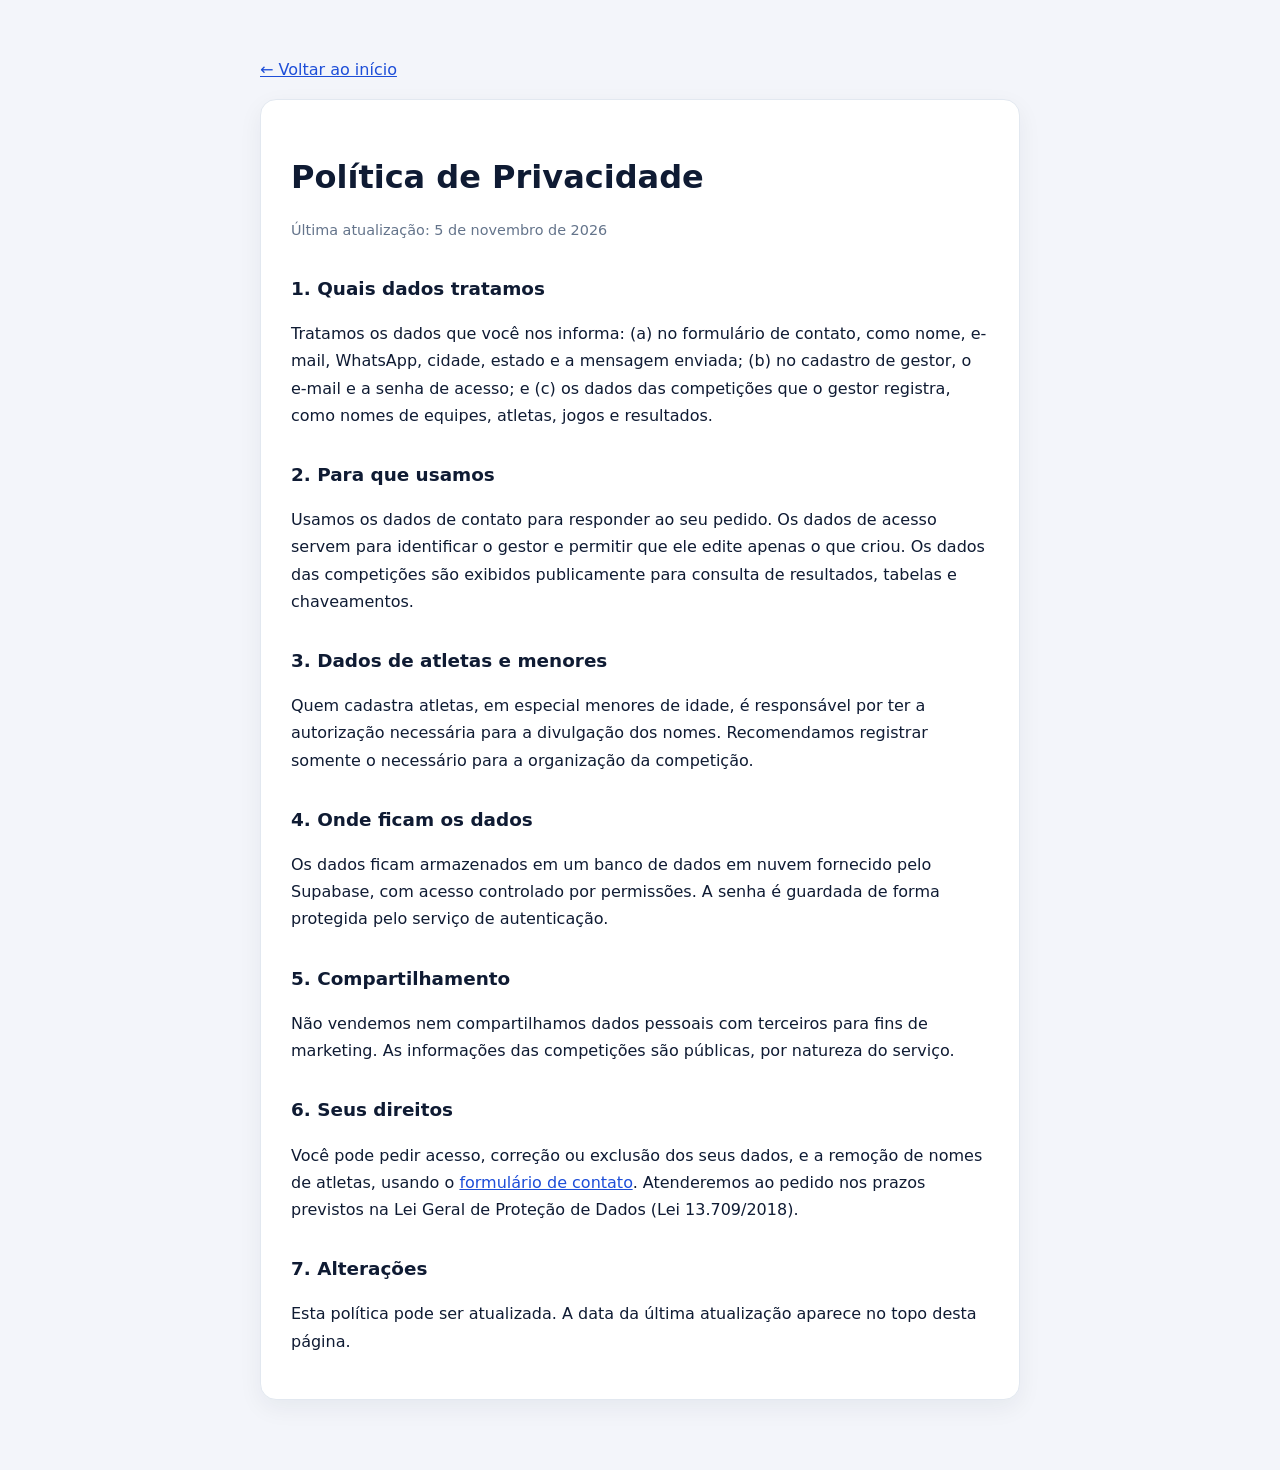
<file: privacidade.html>
<!doctype html>
<html lang="pt-BR">
<head>
<meta charset="utf-8">
<meta name="viewport" content="width=device-width, initial-scale=1">
<title>Política de Privacidade – Arena Competições</title>
<style>
body{font-family:system-ui,-apple-system,"Segoe UI",Roboto,sans-serif;color:#0f1b33;line-height:1.7;margin:0;background:#f3f5fa}
main{max-width:760px;margin:0 auto;padding:40px 20px 70px}
a{color:#1d4ed8}
h1{font-size:2rem;margin-bottom:4px}h2{font-size:1.15rem;margin-top:30px}
.card{background:#fff;border:1px solid #e2e8f0;border-radius:16px;padding:28px 30px;box-shadow:0 8px 24px rgba(15,27,51,.06)}
.mut{color:#64748b;font-size:.9rem}
</style>
</head>
<body>
<main>
 <p><a href="index.html">← Voltar ao início</a></p>
 <div class="card">
  <h1>Política de Privacidade</h1>
  <p class="mut">Última atualização: 5 de novembro de 2026</p>

  <h2>1. Quais dados tratamos</h2>
  <p>Tratamos os dados que você nos informa: (a) no formulário de contato, como nome, e-mail, WhatsApp, cidade, estado e a mensagem enviada; (b) no cadastro de gestor, o e-mail e a senha de acesso; e (c) os dados das competições que o gestor registra, como nomes de equipes, atletas, jogos e resultados.</p>

  <h2>2. Para que usamos</h2>
  <p>Usamos os dados de contato para responder ao seu pedido. Os dados de acesso servem para identificar o gestor e permitir que ele edite apenas o que criou. Os dados das competições são exibidos publicamente para consulta de resultados, tabelas e chaveamentos.</p>

  <h2>3. Dados de atletas e menores</h2>
  <p>Quem cadastra atletas, em especial menores de idade, é responsável por ter a autorização necessária para a divulgação dos nomes. Recomendamos registrar somente o necessário para a organização da competição.</p>

  <h2>4. Onde ficam os dados</h2>
  <p>Os dados ficam armazenados em um banco de dados em nuvem fornecido pelo Supabase, com acesso controlado por permissões. A senha é guardada de forma protegida pelo serviço de autenticação.</p>

  <h2>5. Compartilhamento</h2>
  <p>Não vendemos nem compartilhamos dados pessoais com terceiros para fins de marketing. As informações das competições são públicas, por natureza do serviço.</p>

  <h2>6. Seus direitos</h2>
  <p>Você pode pedir acesso, correção ou exclusão dos seus dados, e a remoção de nomes de atletas, usando o <a href="index.html#contato">formulário de contato</a>. Atenderemos ao pedido nos prazos previstos na Lei Geral de Proteção de Dados (Lei 13.709/2018).</p>

  <h2>7. Alterações</h2>
  <p>Esta política pode ser atualizada. A data da última atualização aparece no topo desta página.</p>
 </div>
</main>
</body>
</html>
</file>
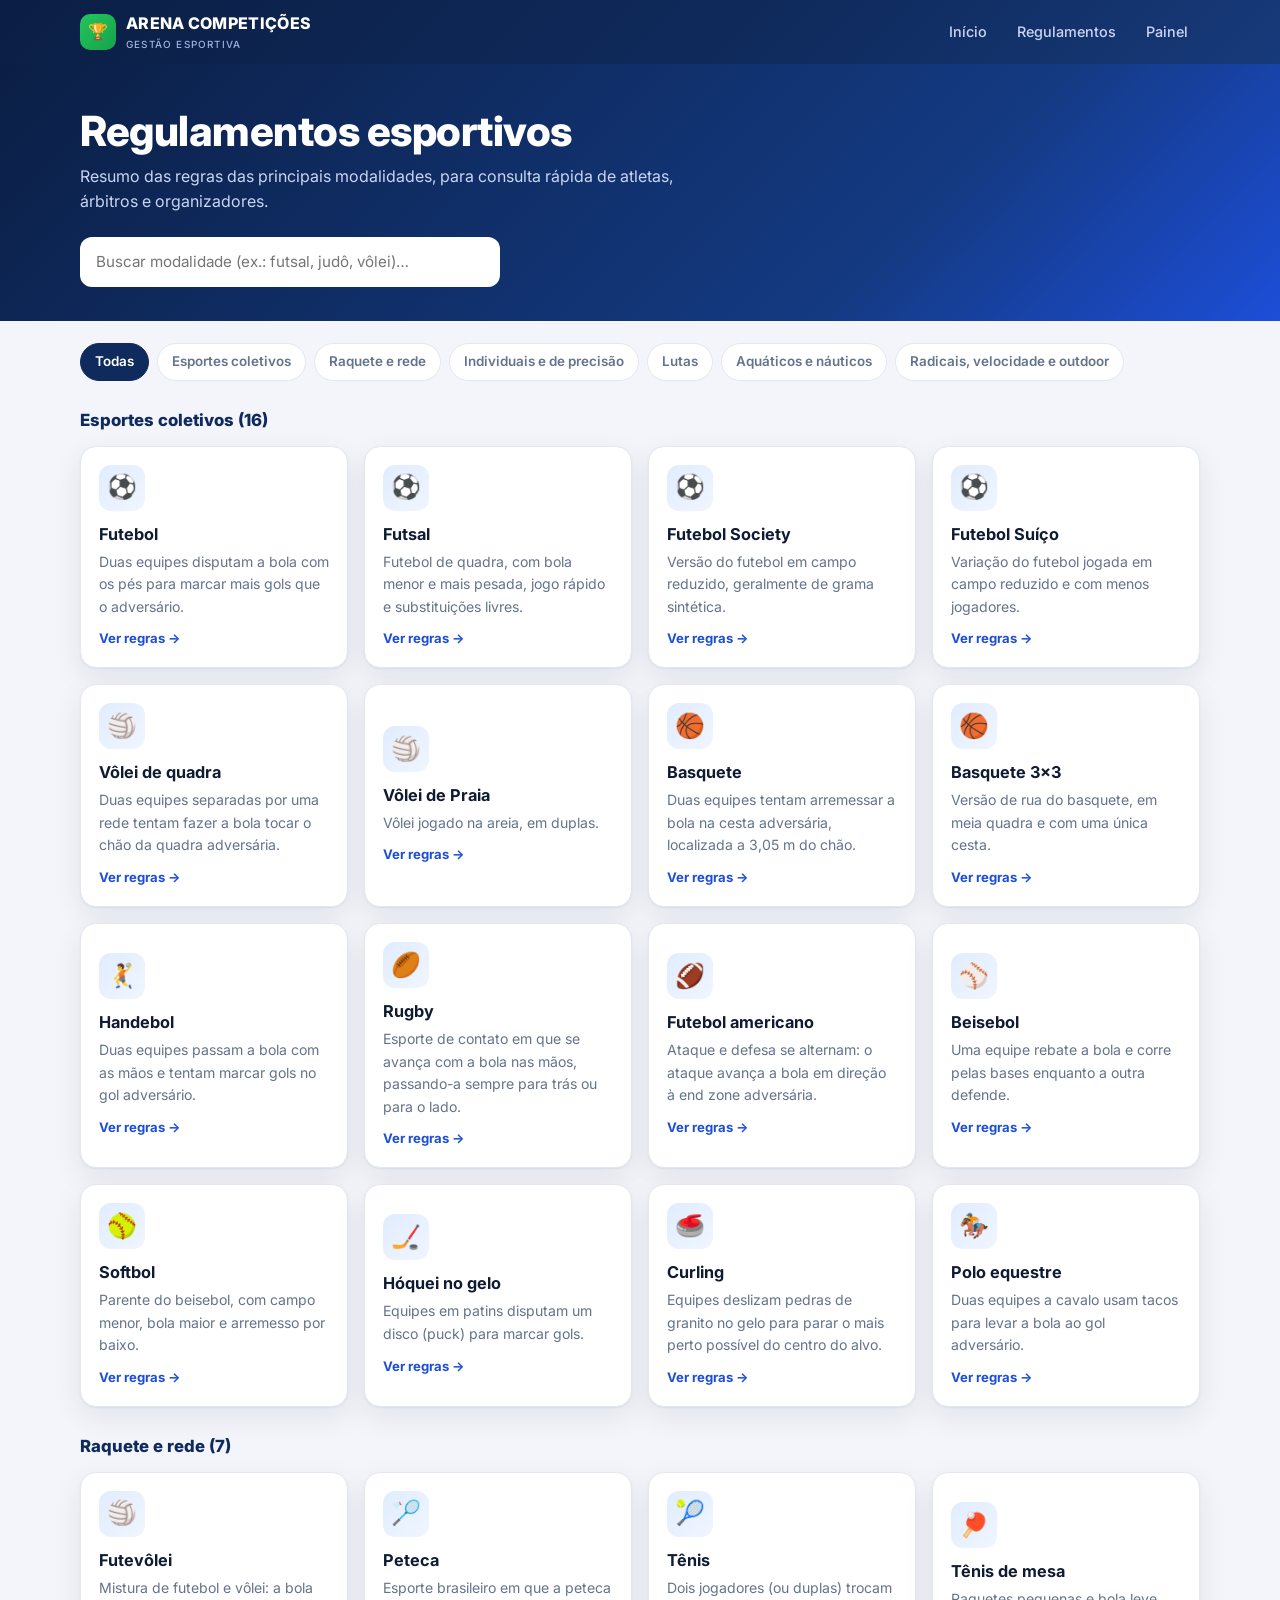
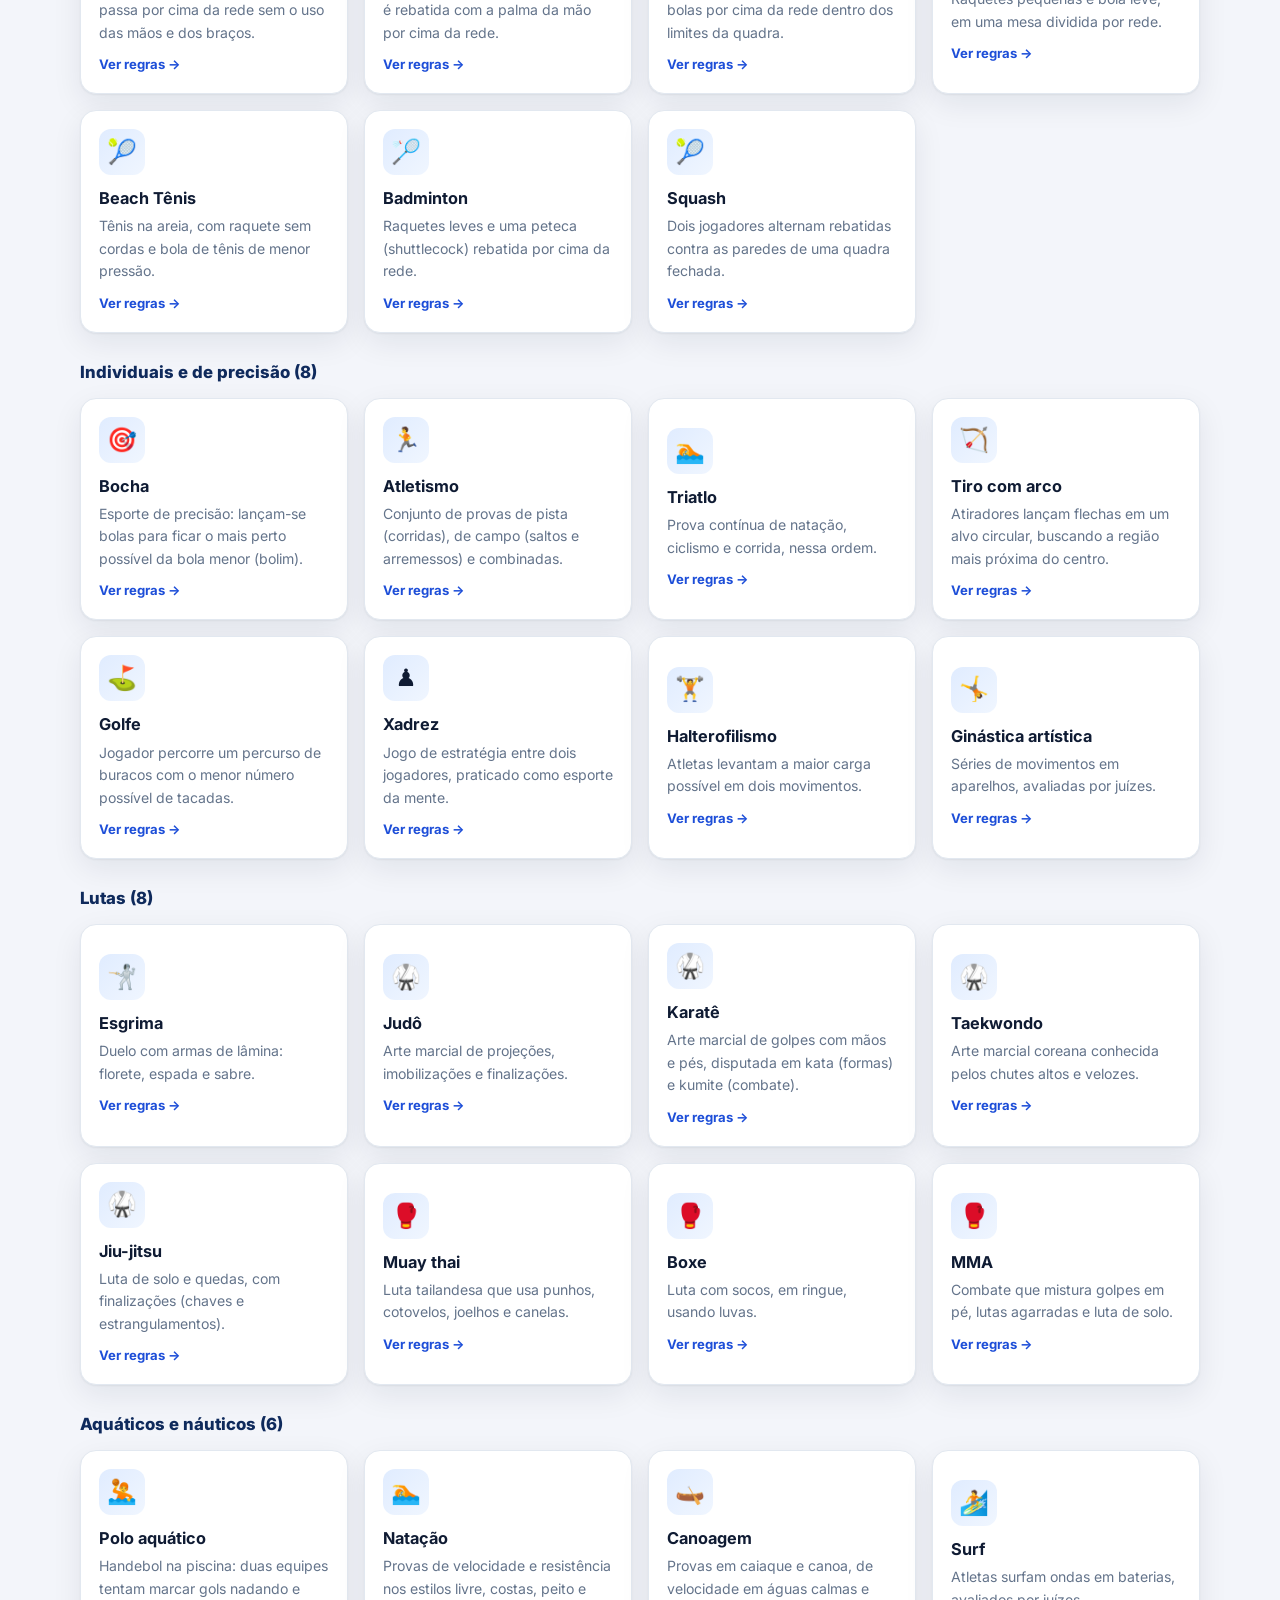
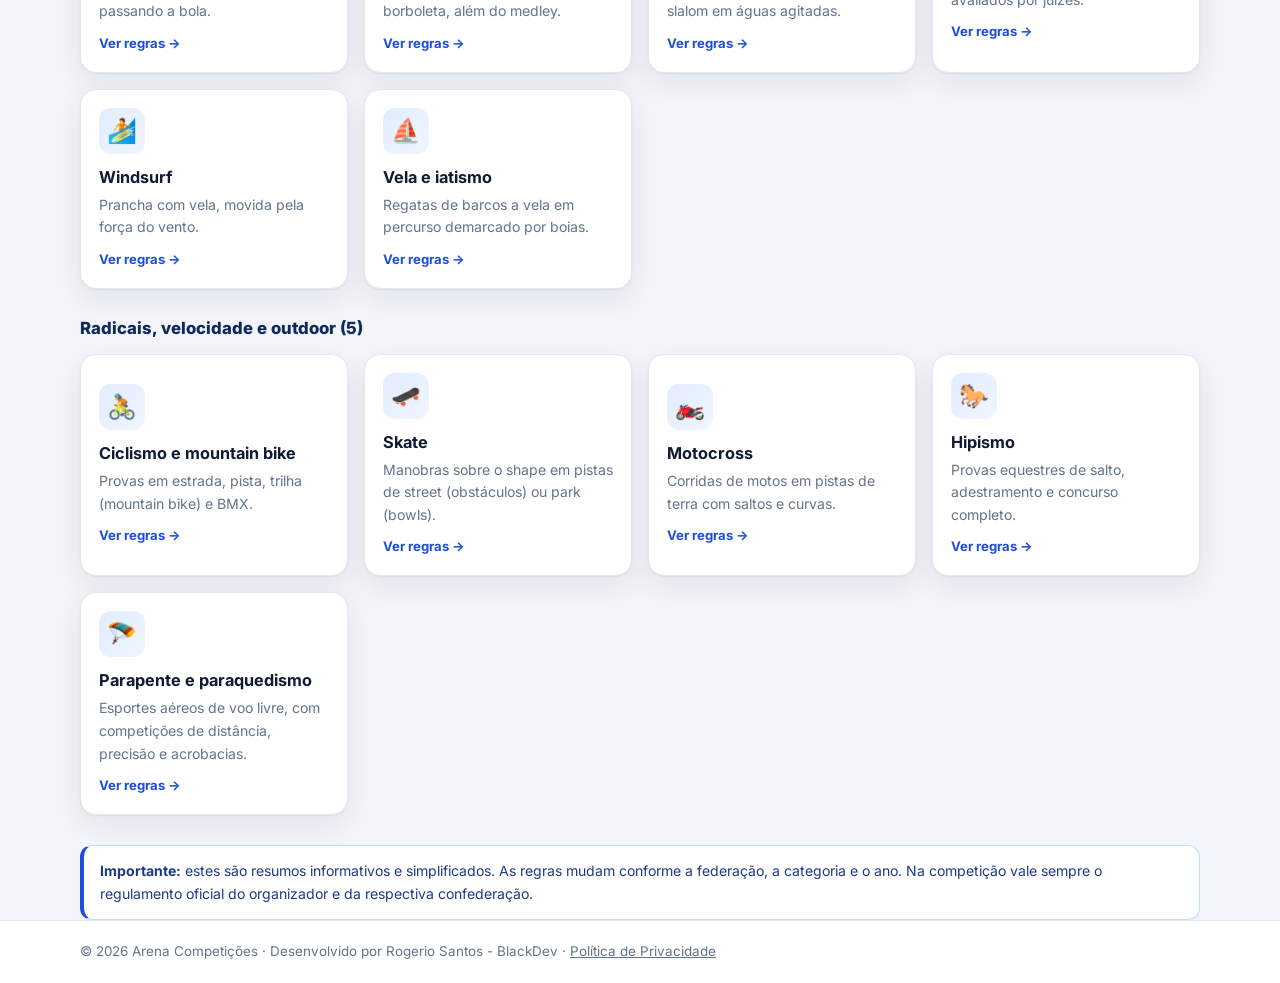
<file: regulamentos.html>
<!doctype html>
<html lang="pt-BR">
<head>
<meta charset="utf-8">
<meta name="viewport" content="width=device-width, initial-scale=1">
<title>Regulamentos esportivos – Arena Competições</title>
<meta name="description" content="Resumo das regras das principais modalidades esportivas: futebol, futsal, vôlei, basquete, handebol, lutas, raquete e muito mais.">
<meta name="theme-color" content="#0f2a5c">
<link rel="preconnect" href="https://fonts.googleapis.com">
<link rel="preconnect" href="https://fonts.gstatic.com" crossorigin>
<link rel="stylesheet" href="https://fonts.googleapis.com/css2?family=Inter:wght@400;500;600;700;800&display=swap">
<style>
:root{--soft:#f3f5fa;--ink:#0f1b33;--mut:#64748b;--line:#e2e8f0;--brand:#0f2a5c;--blue:#1d4ed8;--pri:#16a34a;--shadow:0 1px 2px rgba(15,27,51,.06),0 10px 30px rgba(15,27,51,.08)}
*{box-sizing:border-box;margin:0;padding:0}
body{font-family:Inter,system-ui,-apple-system,"Segoe UI",Roboto,sans-serif;background:var(--soft);color:var(--ink);line-height:1.6;-webkit-font-smoothing:antialiased}
a{color:inherit;text-decoration:none}
.wrap{max-width:1160px;margin:0 auto;padding:0 20px}
header{background:linear-gradient(135deg,#0b1f45,#0f2a5c 60%,#173a7a);color:#fff}
.bar{display:flex;align-items:center;justify-content:space-between;height:64px;gap:14px}
.logo{display:flex;align-items:center;gap:10px;font-weight:800;letter-spacing:.3px}
.logo i{font-style:normal;width:36px;height:36px;border-radius:10px;background:linear-gradient(135deg,#22c55e,#16a34a);display:grid;place-items:center}
.logo small{display:block;font-size:.62rem;font-weight:500;color:#9db4e0;letter-spacing:1.2px;text-transform:uppercase}
.bar nav{display:flex;gap:6px}.bar nav a{padding:8px 12px;border-radius:8px;color:#c9d6f2;font-size:.9rem;font-weight:500}.bar nav a:hover{background:rgba(255,255,255,.1);color:#fff}
.hero{padding:44px 0 34px;background:linear-gradient(135deg,#0b1f45,#143a82 70%,#1d4ed8);color:#fff}
.hero h1{font-size:clamp(1.8rem,4vw,2.6rem);font-weight:800;letter-spacing:-.5px;line-height:1.15;margin-bottom:8px}
.hero p{color:#c9d6f2;max-width:640px}
.tools{margin-top:22px;display:flex;gap:12px;flex-wrap:wrap}
input[type=search]{flex:1;min-width:240px;max-width:420px;border:0;border-radius:12px;padding:13px 16px;font:inherit;font-size:.95rem}
input[type=search]:focus{outline:3px solid rgba(34,197,94,.5)}
.chips{display:flex;gap:8px;flex-wrap:wrap;margin:22px 0 6px}
.chip{padding:7px 14px;border-radius:99px;border:1px solid var(--line);background:#fff;font:inherit;font-size:.84rem;font-weight:600;cursor:pointer;color:var(--mut)}
.chip.on{background:var(--brand);color:#fff;border-color:var(--brand)}
main{padding:10px 0 60px}
h2{font-size:1.05rem;margin:26px 0 12px;font-weight:800;color:var(--brand)}
.grid{display:grid;gap:16px;grid-template-columns:repeat(auto-fill,minmax(260px,1fr))}
.card{background:#fff;border:1px solid var(--line);border-radius:16px;padding:18px;box-shadow:var(--shadow);cursor:pointer;text-align:left;font:inherit;color:inherit;transition:.18s;display:block;width:100%}
.card:hover{transform:translateY(-3px);border-color:#b9c8e6;box-shadow:0 14px 34px rgba(15,27,51,.13)}
.card .ico{width:46px;height:46px;border-radius:12px;background:linear-gradient(135deg,#e0ecff,#f0f6ff);display:grid;place-items:center;font-size:1.5rem;margin-bottom:10px}
.card h3{font-size:1.02rem;margin-bottom:4px}.card p{font-size:.88rem;color:var(--mut)}
.card .more{margin-top:10px;font-size:.82rem;font-weight:700;color:var(--blue)}
.empty{background:#fff;border:2px dashed #cdd6e4;border-radius:16px;padding:40px 18px;text-align:center;color:var(--mut)}
.aviso{background:#fff;border:1px solid #bfdbfe;border-left:4px solid var(--blue);border-radius:12px;padding:14px 16px;margin-top:30px;font-size:.88rem;color:#1e3a8a}
dialog{margin:auto;background:#fff;color:var(--ink);border:0;border-radius:20px;padding:0;width:min(680px,94vw);max-height:92vh;overflow:auto;box-shadow:0 30px 80px rgba(11,31,69,.35)}
dialog::backdrop{background:rgba(11,31,69,.55);backdrop-filter:blur(3px)}
.dh{display:flex;gap:14px;align-items:center;padding:22px 26px;background:linear-gradient(135deg,#eef3ff,#fff);border-bottom:1px solid var(--line)}
.dh .ico{width:56px;height:56px;border-radius:14px;background:#e0ecff;display:grid;place-items:center;font-size:1.9rem;flex:none}
.dh h2{margin:0;color:var(--ink);font-size:1.4rem}.dh span{font-size:.8rem;color:var(--mut)}
.db{padding:22px 26px 26px}
.db p.res{color:var(--mut);margin-bottom:16px}
.kv{display:grid;gap:10px;margin-bottom:16px}
.kv div{background:var(--soft);border-radius:12px;padding:10px 14px;font-size:.9rem}
.kv b{display:block;font-size:.7rem;text-transform:uppercase;letter-spacing:.8px;color:var(--mut);margin-bottom:2px}
.db h4{font-size:.78rem;text-transform:uppercase;letter-spacing:1px;color:var(--pri);margin:16px 0 8px}
.db ul{padding-left:20px;font-size:.92rem}.db li{margin-bottom:6px}
.acoes{display:flex;gap:10px;flex-wrap:wrap;margin-top:20px}
.btn{display:inline-flex;align-items:center;gap:6px;padding:10px 18px;border-radius:10px;font-weight:700;border:1px solid var(--line);background:#fff;cursor:pointer;font:inherit;font-size:.88rem;font-weight:700}
.btn:hover{border-color:var(--blue);color:var(--blue)}
.btn.p{background:var(--pri);border-color:var(--pri);color:#fff}.btn.p:hover{background:#15803d;color:#fff}
footer{border-top:1px solid var(--line);background:#fff;padding:20px 0;font-size:.84rem;color:var(--mut)}
@media(max-width:700px){.bar nav a.nl{display:none}}
@media print{header,.hero,.chips,footer,.acoes,.aviso{display:none!important}dialog{box-shadow:none;max-height:none;width:100%}}
</style>
<link rel="manifest" href="manifest.webmanifest">
<link rel="apple-touch-icon" href="img/icon-192.png">
</head>
<body>
<header>
 <div class="wrap bar">
  <a class="logo" href="index.html"><i>🏆</i><span>ARENA COMPETIÇÕES<small>Gestão Esportiva</small></span></a>
  <nav><a class="nl" href="index.html">Início</a><a class="nl" href="regulamentos.html">Regulamentos</a><a href="app.html">Painel</a></nav>
 </div>
</header>

<section class="hero">
 <div class="wrap">
  <h1>Regulamentos esportivos</h1>
  <p>Resumo das regras das principais modalidades, para consulta rápida de atletas, árbitros e organizadores.</p>
  <div class="tools"><input type="search" id="busca" placeholder="Buscar modalidade (ex.: futsal, judô, vôlei)…" aria-label="Buscar modalidade"></div>
 </div>
</section>

<main class="wrap">
 <div class="chips" id="chips"></div>
 <div id="lista"></div>
 <div class="aviso"><b>Importante:</b> estes são resumos informativos e simplificados. As regras mudam conforme a federação, a categoria e o ano. Na competição vale sempre o regulamento oficial do organizador e da respectiva confederação.</div>
</main>

<footer><div class="wrap">© <span id="ano"></span> Arena Competições · Desenvolvido por Rogerio Santos - BlackDev · <a href="privacidade.html" style="text-decoration:underline">Política de Privacidade</a></div></footer>

<dialog id="dlg"></dialog>
<script src="regras.js"></script>
<script>
var cat = "Todas", q = "";
function esc(s) { return String(s == null ? "" : s).replace(/[&<>"']/g, function (c) { return { "&": "&amp;", "<": "&lt;", ">": "&gt;", '"': "&quot;", "'": "&#39;" }[c]; }); }
function norm(s) { return String(s || "").normalize("NFD").replace(/[̀-ͯ]/g, "").toLowerCase(); }
document.getElementById("ano").textContent = new Date().getFullYear();

function chips() {
  var cats = ["Todas"].concat(REGRAS_CATS);
  document.getElementById("chips").innerHTML = cats.map(function (c) {
    return '<button class="chip ' + (c === cat ? "on" : "") + '" data-cat="' + esc(c) + '">' + esc(c) + "</button>";
  }).join("");
}
function lista() {
  var termo = norm(q), html = "", total = 0;
  REGRAS_CATS.forEach(function (c) {
    if (cat !== "Todas" && cat !== c) return;
    var itens = REGRAS.filter(function (r) {
      return r.cat === c && (!termo || norm(r.nome + " " + r.al.join(" ") + " " + r.resumo).indexOf(termo) >= 0);
    });
    if (!itens.length) return;
    total += itens.length;
    html += "<h2>" + esc(c) + " (" + itens.length + ")</h2><div class=\"grid\">" + itens.map(function (r) {
      return '<button class="card" data-id="' + r.id + '"><div class="ico">' + r.ico + "</div><h3>" + esc(r.nome) + "</h3><p>" + esc(r.resumo) + '</p><div class="more">Ver regras →</div></button>';
    }).join("") + "</div>";
  });
  document.getElementById("lista").innerHTML = total ? html : '<div class="empty">Nenhuma modalidade encontrada para a busca.</div>';
}
function abrir(id) {
  var r = REGRAS.filter(function (x) { return x.id === id; })[0];
  if (!r) return;
  var li = function (a) { return a.map(function (t) { return "<li>" + esc(t) + "</li>"; }).join(""); };
  document.getElementById("dlg").innerHTML =
    '<div class="dh"><div class="ico">' + r.ico + '</div><div><h2>' + esc(r.nome) + "</h2><span>" + esc(r.cat) + "</span></div></div>" +
    '<div class="db"><p class="res">' + esc(r.resumo) + "</p>" +
    '<div class="kv"><div><b>Jogadores</b>' + esc(r.jog) + "</div><div><b>Duração</b>" + esc(r.dur) + "</div><div><b>Pontuação</b>" + esc(r.pont) + "</div></div>" +
    "<h4>Regras principais</h4><ul>" + li(r.regras) + "</ul>" +
    "<h4>Faltas e penalidades</h4><ul>" + li(r.pen) + "</ul>" +
    '<div class="acoes"><button class="btn" onclick="window.print()">🖨️ Imprimir</button>' +
    '<button class="btn" onclick="copiar(\'' + r.id + '\')">🔗 Copiar link</button>' +
    (r.fonte ? '<a class="btn" href="' + esc(r.fonte) + '" target="_blank" rel="noopener noreferrer">Guia completo ↗</a>' : "") +
    '<button class="btn p" onclick="document.getElementById(\'dlg\').close()">Fechar</button></div></div>';
  var d = document.getElementById("dlg"); if (!d.open) d.showModal();
  history.replaceState(null, "", "#" + id);
}
function copiar(id) {
  var u = location.origin + location.pathname + "#" + id;
  if (navigator.clipboard) navigator.clipboard.writeText(u); else prompt("Copie o link:", u);
}
document.addEventListener("click", function (e) {
  var c = e.target.closest("[data-cat]"); if (c) { cat = c.dataset.cat; chips(); lista(); return; }
  var k = e.target.closest(".card[data-id]"); if (k) abrir(k.dataset.id);
});
document.getElementById("busca").addEventListener("input", function (e) { q = e.target.value; lista(); });
document.getElementById("dlg").addEventListener("close", function () { history.replaceState(null, "", location.pathname); });
window.addEventListener("hashchange", function () {
  var id = decodeURIComponent(location.hash.slice(1));
  if (id) abrir(id); else if (document.getElementById("dlg").open) document.getElementById("dlg").close();
});
chips(); lista();
if (location.hash.length > 1) abrir(decodeURIComponent(location.hash.slice(1)));
</script>
<script>if ('serviceWorker' in navigator && location.protocol === 'https:') navigator.serviceWorker.register('sw.js').catch(function () {});</script>
</body>
</html>
</file>
